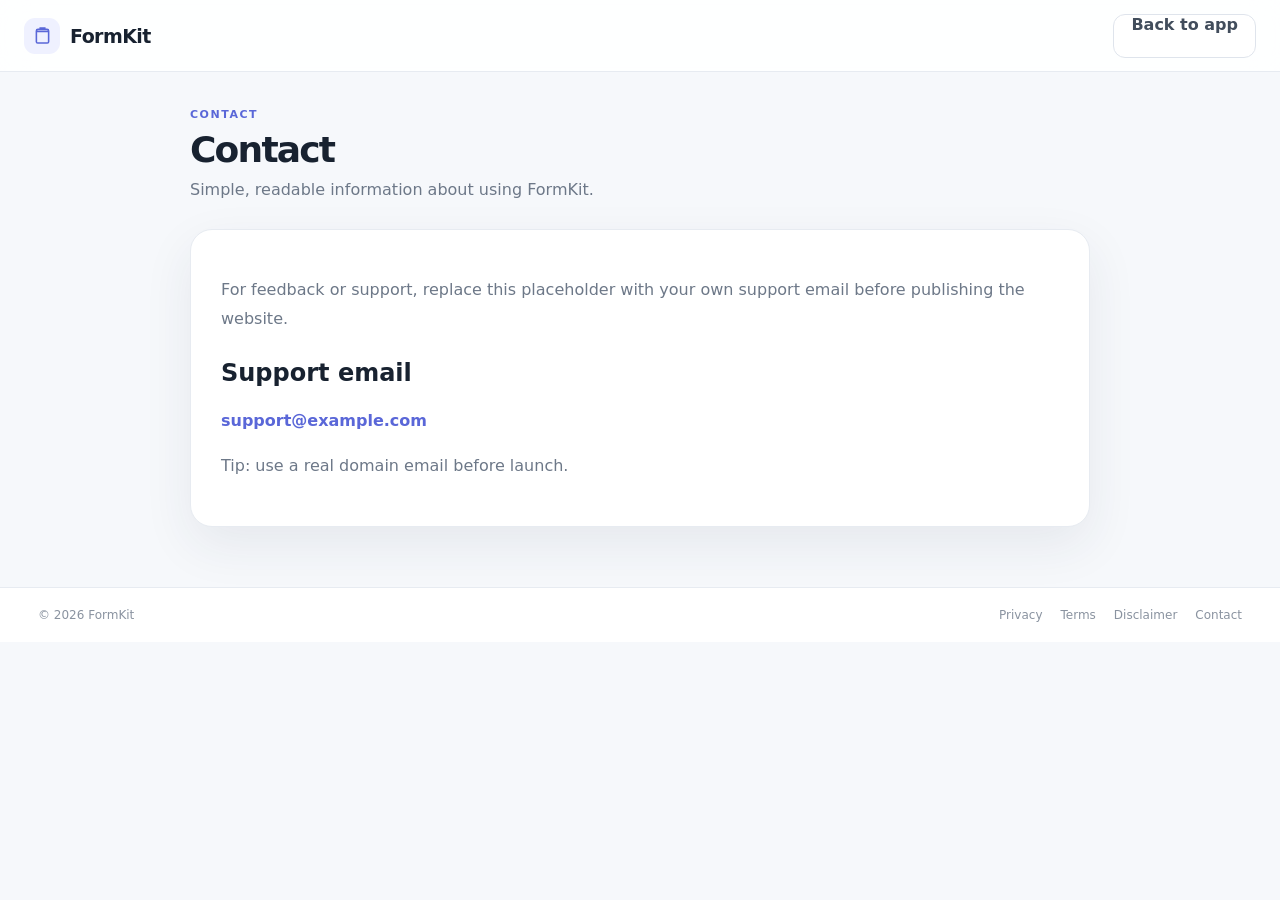
<file: contact.html>
<!doctype html><html lang="en"><head><meta charset="utf-8"><meta name="viewport" content="width=device-width,initial-scale=1"><title>Contact — FormKit</title><meta name="description" content="Contact for FormKit."><link rel="icon" href="assets/favicon.svg" type="image/svg+xml"><link rel="stylesheet" href="style.css"></head><body><div class="app-shell"><header class="topbar"><a class="brand" href="index.html"><span class="brand-mark"><svg viewBox="0 0 24 24" fill="none"><path d="M8.5 3.5h7M5 7.5h14M6.5 20.5h11a1.5 1.5 0 0 0 1.5-1.5V6.8A1.8 1.8 0 0 0 17.2 5H6.8A1.8 1.8 0 0 0 5 6.8V19a1.5 1.5 0 0 0 1.5 1.5Z" stroke="currentColor" stroke-width="1.8"/></svg></span><span>FormKit</span></a><a class="btn subtle" href="index.html">Back to app</a></header><main class="main"><div class="policy-wrap"><div class="page-title"><div><div class="eyebrow">CONTACT</div><h1>Contact</h1><p>Simple, readable information about using FormKit.</p></div></div><article class="policy-card"><p>For feedback or support, replace this placeholder with your own support email before publishing the website.</p>
<h2>Support email</h2><p><a href="mailto:support@example.com" style="color:var(--accent);font-weight:700">support@example.com</a></p>
<p>Tip: use a real domain email before launch.</p></article></div></main><footer class="footer"><div>© <span id="y"></span> FormKit</div><div class="footer-links"><a href="privacy.html">Privacy</a><a href="terms.html">Terms</a><a href="disclaimer.html">Disclaimer</a><a href="contact.html">Contact</a></div></footer><script>document.getElementById('y').textContent=new Date().getFullYear()</script></div></body></html>
</file>
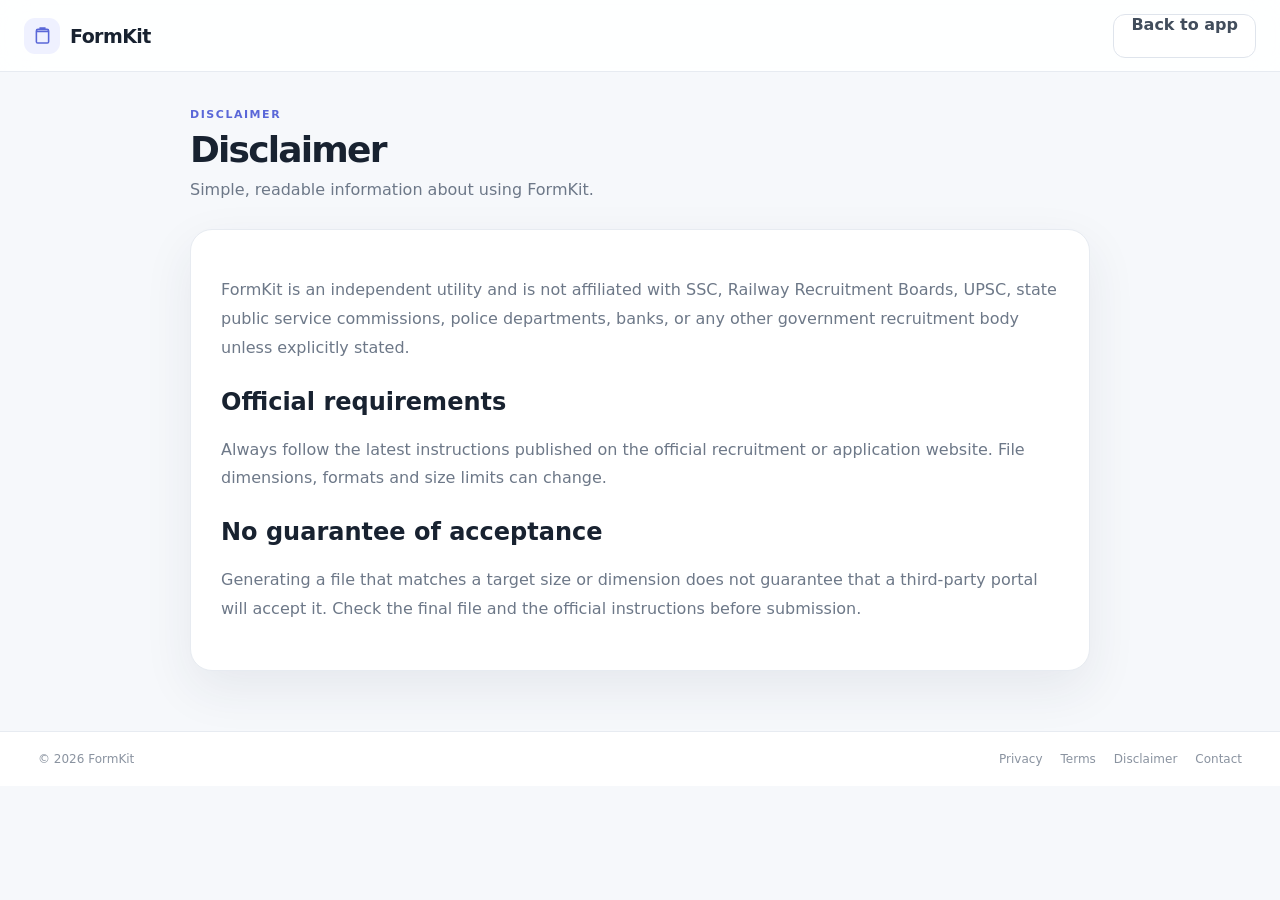
<file: disclaimer.html>
<!doctype html><html lang="en"><head><meta charset="utf-8"><meta name="viewport" content="width=device-width,initial-scale=1"><title>Disclaimer — FormKit</title><meta name="description" content="Disclaimer for FormKit."><link rel="icon" href="assets/favicon.svg" type="image/svg+xml"><link rel="stylesheet" href="style.css"></head><body><div class="app-shell"><header class="topbar"><a class="brand" href="index.html"><span class="brand-mark"><svg viewBox="0 0 24 24" fill="none"><path d="M8.5 3.5h7M5 7.5h14M6.5 20.5h11a1.5 1.5 0 0 0 1.5-1.5V6.8A1.8 1.8 0 0 0 17.2 5H6.8A1.8 1.8 0 0 0 5 6.8V19a1.5 1.5 0 0 0 1.5 1.5Z" stroke="currentColor" stroke-width="1.8"/></svg></span><span>FormKit</span></a><a class="btn subtle" href="index.html">Back to app</a></header><main class="main"><div class="policy-wrap"><div class="page-title"><div><div class="eyebrow">DISCLAIMER</div><h1>Disclaimer</h1><p>Simple, readable information about using FormKit.</p></div></div><article class="policy-card"><p>FormKit is an independent utility and is not affiliated with SSC, Railway Recruitment Boards, UPSC, state public service commissions, police departments, banks, or any other government recruitment body unless explicitly stated.</p>
<h2>Official requirements</h2><p>Always follow the latest instructions published on the official recruitment or application website. File dimensions, formats and size limits can change.</p>
<h2>No guarantee of acceptance</h2><p>Generating a file that matches a target size or dimension does not guarantee that a third-party portal will accept it. Check the final file and the official instructions before submission.</p></article></div></main><footer class="footer"><div>© <span id="y"></span> FormKit</div><div class="footer-links"><a href="privacy.html">Privacy</a><a href="terms.html">Terms</a><a href="disclaimer.html">Disclaimer</a><a href="contact.html">Contact</a></div></footer><script>document.getElementById('y').textContent=new Date().getFullYear()</script></div></body></html>
</file>
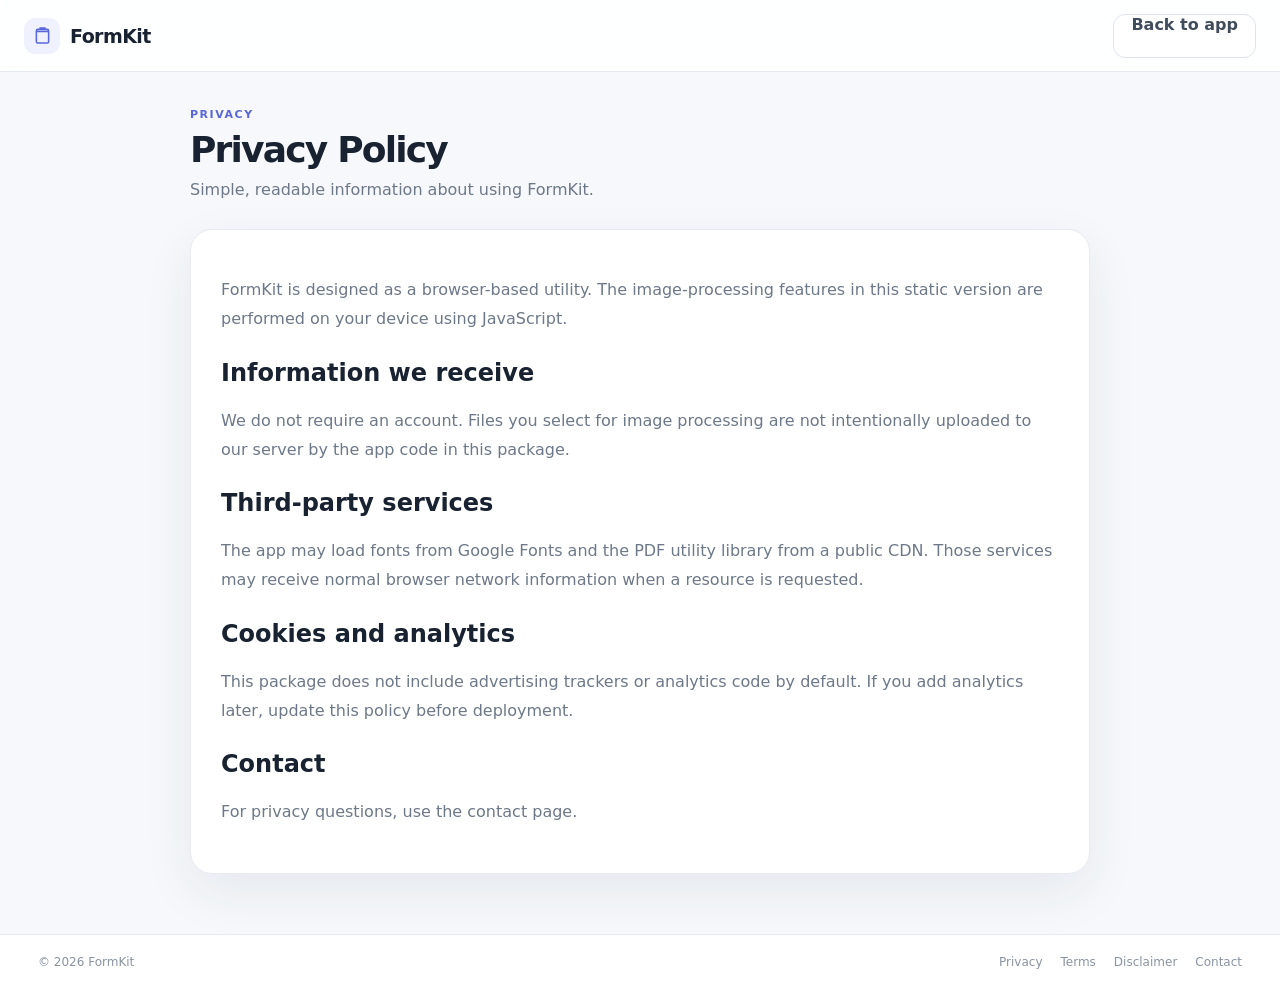
<file: privacy.html>
<!doctype html><html lang="en"><head><meta charset="utf-8"><meta name="viewport" content="width=device-width,initial-scale=1"><title>Privacy Policy — FormKit</title><meta name="description" content="Privacy Policy for FormKit."><link rel="icon" href="assets/favicon.svg" type="image/svg+xml"><link rel="stylesheet" href="style.css"></head><body><div class="app-shell"><header class="topbar"><a class="brand" href="index.html"><span class="brand-mark"><svg viewBox="0 0 24 24" fill="none"><path d="M8.5 3.5h7M5 7.5h14M6.5 20.5h11a1.5 1.5 0 0 0 1.5-1.5V6.8A1.8 1.8 0 0 0 17.2 5H6.8A1.8 1.8 0 0 0 5 6.8V19a1.5 1.5 0 0 0 1.5 1.5Z" stroke="currentColor" stroke-width="1.8"/></svg></span><span>FormKit</span></a><a class="btn subtle" href="index.html">Back to app</a></header><main class="main"><div class="policy-wrap"><div class="page-title"><div><div class="eyebrow">PRIVACY</div><h1>Privacy Policy</h1><p>Simple, readable information about using FormKit.</p></div></div><article class="policy-card"><p>FormKit is designed as a browser-based utility. The image-processing features in this static version are performed on your device using JavaScript.</p>
<h2>Information we receive</h2><p>We do not require an account. Files you select for image processing are not intentionally uploaded to our server by the app code in this package.</p>
<h2>Third-party services</h2><p>The app may load fonts from Google Fonts and the PDF utility library from a public CDN. Those services may receive normal browser network information when a resource is requested.</p>
<h2>Cookies and analytics</h2><p>This package does not include advertising trackers or analytics code by default. If you add analytics later, update this policy before deployment.</p>
<h2>Contact</h2><p>For privacy questions, use the contact page.</p></article></div></main><footer class="footer"><div>© <span id="y"></span> FormKit</div><div class="footer-links"><a href="privacy.html">Privacy</a><a href="terms.html">Terms</a><a href="disclaimer.html">Disclaimer</a><a href="contact.html">Contact</a></div></footer><script>document.getElementById('y').textContent=new Date().getFullYear()</script></div></body></html>
</file>
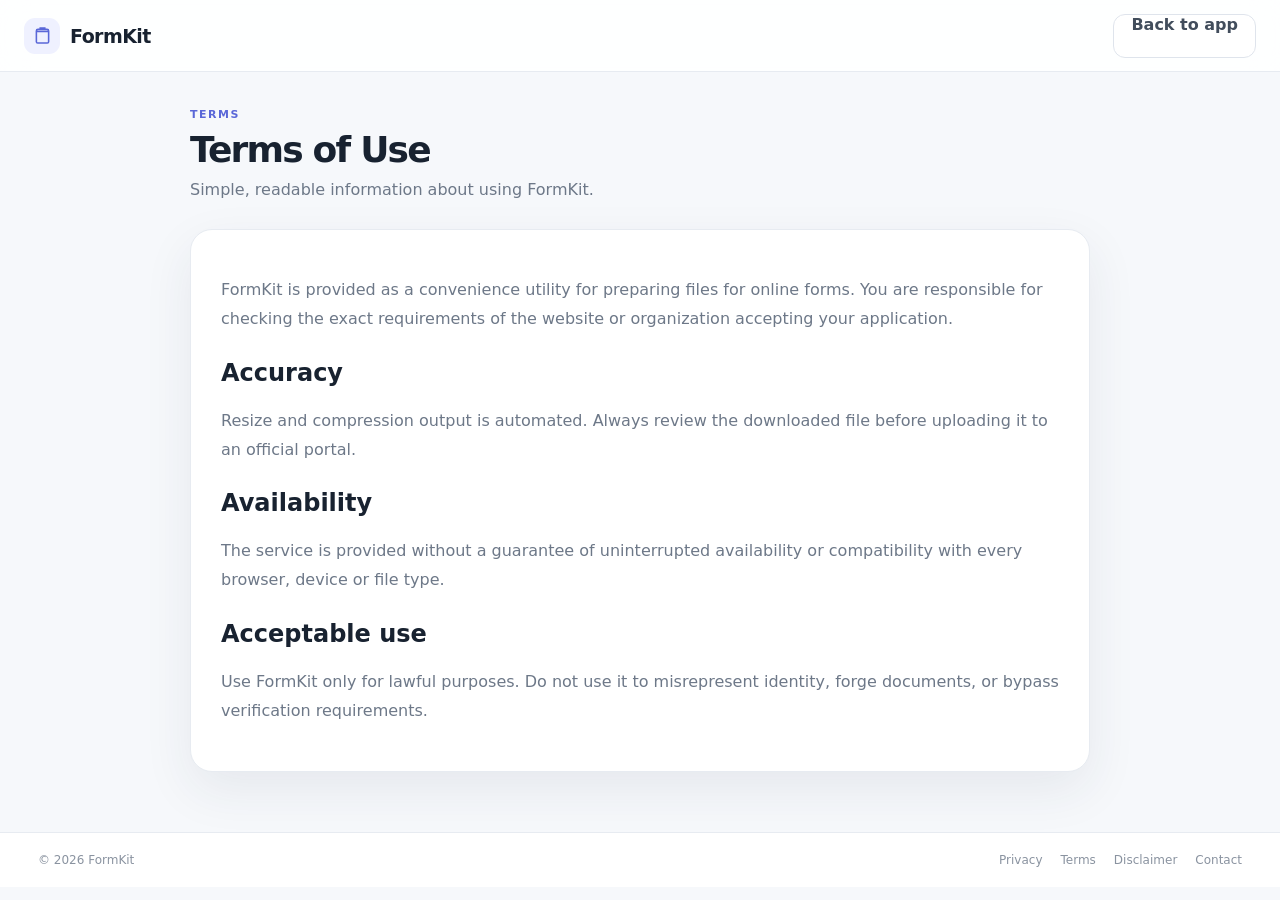
<file: terms.html>
<!doctype html><html lang="en"><head><meta charset="utf-8"><meta name="viewport" content="width=device-width,initial-scale=1"><title>Terms of Use — FormKit</title><meta name="description" content="Terms of Use for FormKit."><link rel="icon" href="assets/favicon.svg" type="image/svg+xml"><link rel="stylesheet" href="style.css"></head><body><div class="app-shell"><header class="topbar"><a class="brand" href="index.html"><span class="brand-mark"><svg viewBox="0 0 24 24" fill="none"><path d="M8.5 3.5h7M5 7.5h14M6.5 20.5h11a1.5 1.5 0 0 0 1.5-1.5V6.8A1.8 1.8 0 0 0 17.2 5H6.8A1.8 1.8 0 0 0 5 6.8V19a1.5 1.5 0 0 0 1.5 1.5Z" stroke="currentColor" stroke-width="1.8"/></svg></span><span>FormKit</span></a><a class="btn subtle" href="index.html">Back to app</a></header><main class="main"><div class="policy-wrap"><div class="page-title"><div><div class="eyebrow">TERMS</div><h1>Terms of Use</h1><p>Simple, readable information about using FormKit.</p></div></div><article class="policy-card"><p>FormKit is provided as a convenience utility for preparing files for online forms. You are responsible for checking the exact requirements of the website or organization accepting your application.</p>
<h2>Accuracy</h2><p>Resize and compression output is automated. Always review the downloaded file before uploading it to an official portal.</p>
<h2>Availability</h2><p>The service is provided without a guarantee of uninterrupted availability or compatibility with every browser, device or file type.</p>
<h2>Acceptable use</h2><p>Use FormKit only for lawful purposes. Do not use it to misrepresent identity, forge documents, or bypass verification requirements.</p></article></div></main><footer class="footer"><div>© <span id="y"></span> FormKit</div><div class="footer-links"><a href="privacy.html">Privacy</a><a href="terms.html">Terms</a><a href="disclaimer.html">Disclaimer</a><a href="contact.html">Contact</a></div></footer><script>document.getElementById('y').textContent=new Date().getFullYear()</script></div></body></html>
</file>
<file: style.css>
:root{
  --bg:#f6f8fb;--panel:#ffffff;--text:#182230;--muted:#6d7888;--line:#e7ebf1;
  --accent:#5a67d8;--accent2:#7a86ee;--soft:#eef0ff;--danger:#d9534f;
  --shadow:0 18px 50px rgba(39,53,78,.08);--radius:22px;
}
*{box-sizing:border-box}html{scroll-behavior:smooth}body{margin:0;font-family:Inter,system-ui,-apple-system,Segoe UI,sans-serif;background:var(--bg);color:var(--text)}
button,input,select{font:inherit}button{cursor:pointer}a{text-decoration:none;color:inherit}
.app-shell{min-height:100vh;display:flex;flex-direction:column}.topbar{height:72px;background:rgba(255,255,255,.88);backdrop-filter:blur(16px);border-bottom:1px solid var(--line);display:flex;align-items:center;justify-content:space-between;padding:0 24px;position:sticky;top:0;z-index:50}
.brand-wrap{display:flex;align-items:center;gap:12px}.brand{display:flex;align-items:center;gap:10px;font-weight:800;letter-spacing:-.03em;font-size:19px}.brand-mark{width:36px;height:36px;border-radius:11px;display:grid;place-items:center;background:#eff1ff;color:var(--accent)}.brand-mark svg{width:21px;height:21px}.brand-tag{font-size:12px;color:var(--muted);padding-left:10px;border-left:1px solid var(--line)}
.icon-btn{width:42px;height:42px;border:1px solid var(--line);background:#fff;border-radius:13px;display:grid;place-items:center;color:var(--muted)}.icon-btn svg{width:20px}.menu-btn{display:none}
.layout{display:grid;grid-template-columns:220px 1fr;flex:1}.sidebar{border-right:1px solid var(--line);background:rgba(255,255,255,.66);padding:20px 14px;display:flex;flex-direction:column;justify-content:space-between}.nav{display:flex;flex-direction:column;gap:6px}.nav-item{border:0;background:transparent;border-radius:14px;padding:12px 14px;display:flex;gap:12px;align-items:center;color:var(--muted);font-weight:600;text-align:left}.nav-item:hover{background:#f4f6fa;color:var(--text)}.nav-item.active{background:var(--soft);color:var(--accent)}.nav-icon{width:22px;text-align:center;font-size:18px}.side-bottom{display:flex;flex-direction:column;gap:12px;padding:10px 14px;color:var(--muted);font-size:12px}.side-bottom a:hover,.footer-links a:hover{color:var(--accent)}
.main{width:100%;max-width:1320px;margin:0 auto;padding:36px 38px 60px}.page{display:none}.active-page{display:block}
.hero{display:grid;grid-template-columns:1.15fr .85fr;gap:30px;align-items:stretch;margin-bottom:48px}.eyebrow{font-size:11px;letter-spacing:.14em;color:var(--accent);font-weight:800;margin-bottom:10px}.hero h1,.page-title h1{font-size:clamp(34px,5vw,56px);line-height:1.03;letter-spacing:-.05em;margin:0 0 16px}.hero h1 span{color:var(--accent)}.hero p,.page-title p{max-width:720px;color:var(--muted);line-height:1.7;margin:0}.hero-actions{display:flex;gap:10px;margin-top:24px;flex-wrap:wrap}.trust-row{display:flex;gap:18px;color:#788395;font-size:12px;margin-top:17px;flex-wrap:wrap}.hero-card{border-radius:28px;background:linear-gradient(145deg,#eef1ff,#f9fbff);min-height:330px;display:grid;place-items:center;overflow:hidden;position:relative;border:1px solid #e7eafe}.hero-orb{position:absolute;width:230px;height:230px;border-radius:50%;background:radial-gradient(circle at 35% 35%,#cbd1ff,rgba(203,209,255,.2) 62%,transparent 63%);filter:blur(3px);top:20px;right:20px}.mini-window{width:75%;min-height:210px;background:rgba(255,255,255,.84);border:1px solid #e2e7f2;box-shadow:0 25px 55px rgba(50,67,110,.12);border-radius:18px;padding:16px;position:relative}.mini-top{display:flex;gap:5px}.mini-top span{width:7px;height:7px;border-radius:50%;background:#dfe4ef}.mini-grid{display:grid;grid-template-columns:1fr .65fr;gap:12px;margin-top:20px}.mini-upload,.mini-spec{border:1px dashed #ccd3e2;border-radius:14px;padding:22px;text-align:center;background:#fbfcff}.mini-icon{font-size:30px;color:var(--accent);font-weight:700}.mini-spec{display:grid;place-items:center}.mini-spec strong{font-size:25px}.mini-spec small,.mini-upload small{color:var(--muted);display:block;margin-top:6px}
.section-head{display:flex;justify-content:space-between;align-items:flex-end;margin-bottom:15px}.section-head h2{margin:0;font-size:22px;letter-spacing:-.03em}.section-head p{margin:5px 0 0;color:var(--muted);font-size:13px}
.tool-grid{display:grid;grid-template-columns:repeat(3,minmax(0,1fr));gap:12px}.tool-card{border:1px solid var(--line);background:var(--panel);box-shadow:0 7px 24px rgba(28,44,75,.04);border-radius:18px;padding:17px;display:grid;grid-template-columns:42px 1fr 18px;align-items:center;gap:12px;text-align:left;transition:.2s transform,.2s box-shadow,.2s border-color}.tool-card:hover{transform:translateY(-2px);box-shadow:var(--shadow);border-color:#dbe0ea}.tool-card strong{display:block;font-size:14px}.tool-card small{display:block;color:var(--muted);margin-top:5px;font-size:12px}.tool-svg{width:42px;height:42px;background:#f1f3ff;color:var(--accent);border-radius:13px;display:grid;place-items:center;font-weight:800;font-size:19px}.chev{color:#a5adba;font-size:20px}.info-strip{margin-top:22px;padding:15px 18px;border:1px solid #e3e8f1;border-radius:16px;background:#fff;display:flex;gap:12px;align-items:center;color:var(--muted);font-size:13px}.info-icon{width:27px;height:27px;border-radius:50%;display:grid;place-items:center;background:#eef1ff;color:var(--accent);font-weight:800}.info-strip strong{color:var(--text)}
.page-title{display:flex;justify-content:space-between;gap:20px;align-items:flex-end;margin-bottom:26px}.page-title h1{font-size:36px;margin-bottom:8px}.workspace{display:grid;grid-template-columns:1.1fr .9fr;gap:18px}.workspace.single{display:block}.panel{background:#fff;border:1px solid var(--line);box-shadow:0 10px 30px rgba(29,46,75,.05);border-radius:var(--radius);padding:20px}.upload-panel{min-height:470px;display:flex}.dropzone{border:1.5px dashed #cfd6e3;border-radius:18px;flex:1;display:flex;align-items:center;justify-content:center;flex-direction:column;text-align:center;padding:28px;background:#fbfcfe;transition:.2s}.dropzone.drag{border-color:var(--accent);background:#f3f4ff}.upload-icon{width:60px;height:60px;border-radius:19px;background:#eef1ff;color:var(--accent);display:grid;place-items:center;font-size:27px;font-weight:800;margin-bottom:17px}.dropzone h3{margin:0 0 7px;font-size:18px}.dropzone p{margin:0 0 14px;color:var(--muted);font-size:13px}.help{font-size:11px;color:#8b94a2;margin-top:12px}.dropzone.compact{padding:45px 15px}.controls{align-self:start}.control-head{display:flex;justify-content:space-between;align-items:center;margin-bottom:18px}.control-head h3{margin:0;font-size:16px}.pill{font-size:11px;border:1px solid #e3e7ef;background:#fafbfe;color:var(--muted);padding:6px 9px;border-radius:999px}.control-grid{display:grid;grid-template-columns:1fr 1fr;gap:14px;margin-bottom:15px}.control-grid label{position:relative;font-size:12px;color:var(--muted)}.control-grid label>input,.control-grid label>select{width:100%;height:44px;margin-top:7px;border:1px solid #dce2eb;background:#fff;border-radius:12px;padding:0 45px 0 12px;color:var(--text);outline:none}.control-grid label>input:focus,.control-grid label>select:focus{border-color:#a7aff1;box-shadow:0 0 0 4px #eef0ff}.control-grid label>span{position:absolute;right:11px;bottom:12px;color:#9ba3af;font-size:11px}.check{display:flex;gap:9px;align-items:center;color:var(--muted);font-size:12px;margin:3px 0 16px}.check input{accent-color:var(--accent)}.btn{height:44px;padding:0 17px;border-radius:12px;border:1px solid transparent;font-weight:700;transition:.18s transform,.18s box-shadow,.18s opacity}.btn:active{transform:translateY(1px)}.btn.primary{color:#fff;background:var(--accent);box-shadow:0 8px 20px rgba(90,103,216,.22)}.btn.primary:hover{background:#4e5dcc}.btn.subtle{background:#fff;border-color:#dfe4ec;color:#424d5c}.btn.subtle:hover{background:#f8f9fc}.full{width:100%}.result-card{margin-top:18px;padding-top:18px;border-top:1px solid var(--line)}.result-card.hidden{display:none}.result-row{display:flex;gap:14px;align-items:center}.result-preview{width:96px;height:96px;border-radius:12px;border:1px solid var(--line);background:#fafbfd;display:grid;place-items:center;overflow:hidden}.result-preview img{max-width:100%;max-height:100%}.result-info{flex:1}.result-info strong{display:block;font-size:13px}.result-info small{display:block;color:var(--muted);margin-top:5px}.inline-upload{display:flex;align-items:center;gap:12px;margin-bottom:18px}.inline-upload span{font-size:13px;color:var(--muted);overflow:hidden;text-overflow:ellipsis;white-space:nowrap}.wide{grid-template-columns:repeat(4,1fr)}.row-actions{display:flex;gap:10px;margin-top:18px}.file-list{display:flex;flex-direction:column;gap:8px;margin-top:15px}.file-chip{display:flex;justify-content:space-between;gap:10px;align-items:center;border:1px solid var(--line);padding:10px 12px;border-radius:12px;background:#fbfcfd;font-size:12px}.footer{display:flex;justify-content:space-between;gap:20px;padding:20px 38px;border-top:1px solid var(--line);background:#fff;color:#8a93a0;font-size:12px}.footer-links{display:flex;gap:18px}
.toast{position:fixed;left:50%;bottom:28px;transform:translate(-50%,20px);background:#182230;color:#fff;padding:11px 15px;border-radius:12px;font-size:12px;opacity:0;pointer-events:none;transition:.22s;z-index:99;box-shadow:0 12px 30px rgba(0,0,0,.18)}.toast.show{opacity:1;transform:translate(-50%,0)}
.policy-wrap{max-width:900px;margin:0 auto}.policy-card{background:#fff;border:1px solid var(--line);border-radius:22px;padding:30px;box-shadow:var(--shadow)}.policy-card h2{margin-top:25px}.policy-card p,.policy-card li{color:var(--muted);line-height:1.8}.policy-card ul{padding-left:20px}
@media (max-width:1050px){.tool-grid{grid-template-columns:repeat(2,1fr)}.hero{grid-template-columns:1fr}.hero-card{min-height:260px}.workspace{grid-template-columns:1fr}.upload-panel{min-height:360px}}
@media (max-width:760px){.topbar{padding:0 14px}.brand-tag{display:none}.menu-btn{display:grid}.layout{display:block}.sidebar{position:fixed;left:14px;right:14px;top:76px;z-index:45;border:1px solid var(--line);border-radius:18px;padding:10px;box-shadow:var(--shadow);display:none}.sidebar.open{display:flex}.nav{display:grid;grid-template-columns:1fr 1fr}.side-bottom{display:none}.main{padding:24px 14px 40px}.hero{gap:18px}.hero h1{font-size:39px}.hero-card{min-height:220px}.mini-window{width:88%}.tool-grid{grid-template-columns:1fr}.page-title h1{font-size:30px}.control-grid,.wide{grid-template-columns:1fr 1fr}.footer{padding:18px 14px;align-items:flex-start;flex-direction:column}.footer-links{flex-wrap:wrap}.trust-row{gap:10px;font-size:11px}}
@media (max-width:460px){.control-grid,.wide{grid-template-columns:1fr}.row-actions{flex-direction:column}.hero-actions .btn{width:100%}.dropzone{padding:24px 14px}.panel{padding:16px}}
</file>
